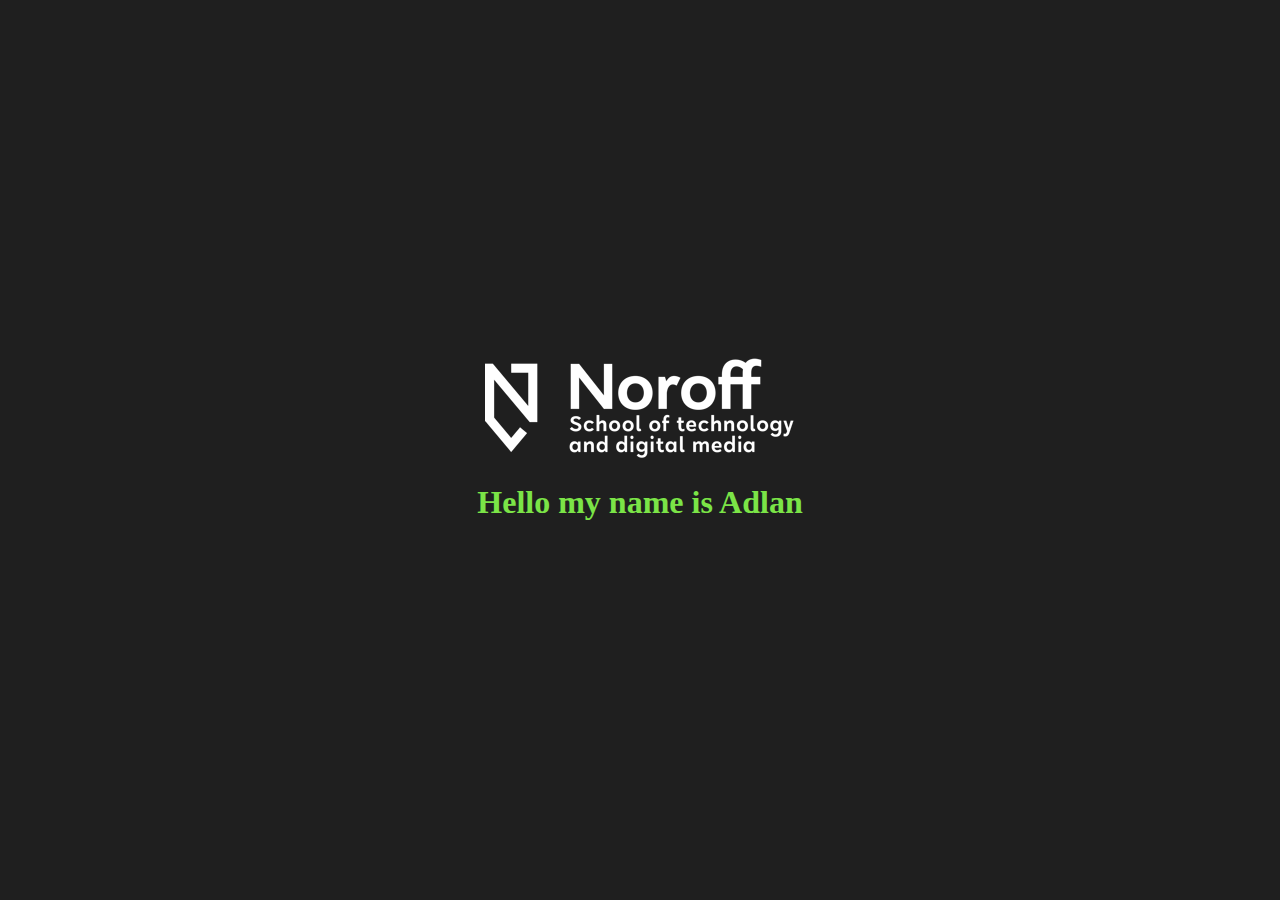
<file: index.html>
<!DOCTYPE html>
<html lang="en">
<head>
  <meta charset="UTF-8">
  <meta name="viewport" content="width=device-width, initial-scale=1.0">
  <title>Example Title, replace me!</title>
  <link rel="stylesheet" href="src/css/styles.css">
</head>
<body class="centered">
  <div>
    <img src="/assets/images/noroff-logo.png" alt="Noroff Logo">
    <h1>Hello my name is Adlan</h1>
  </div>
</body>
</html>
</file>
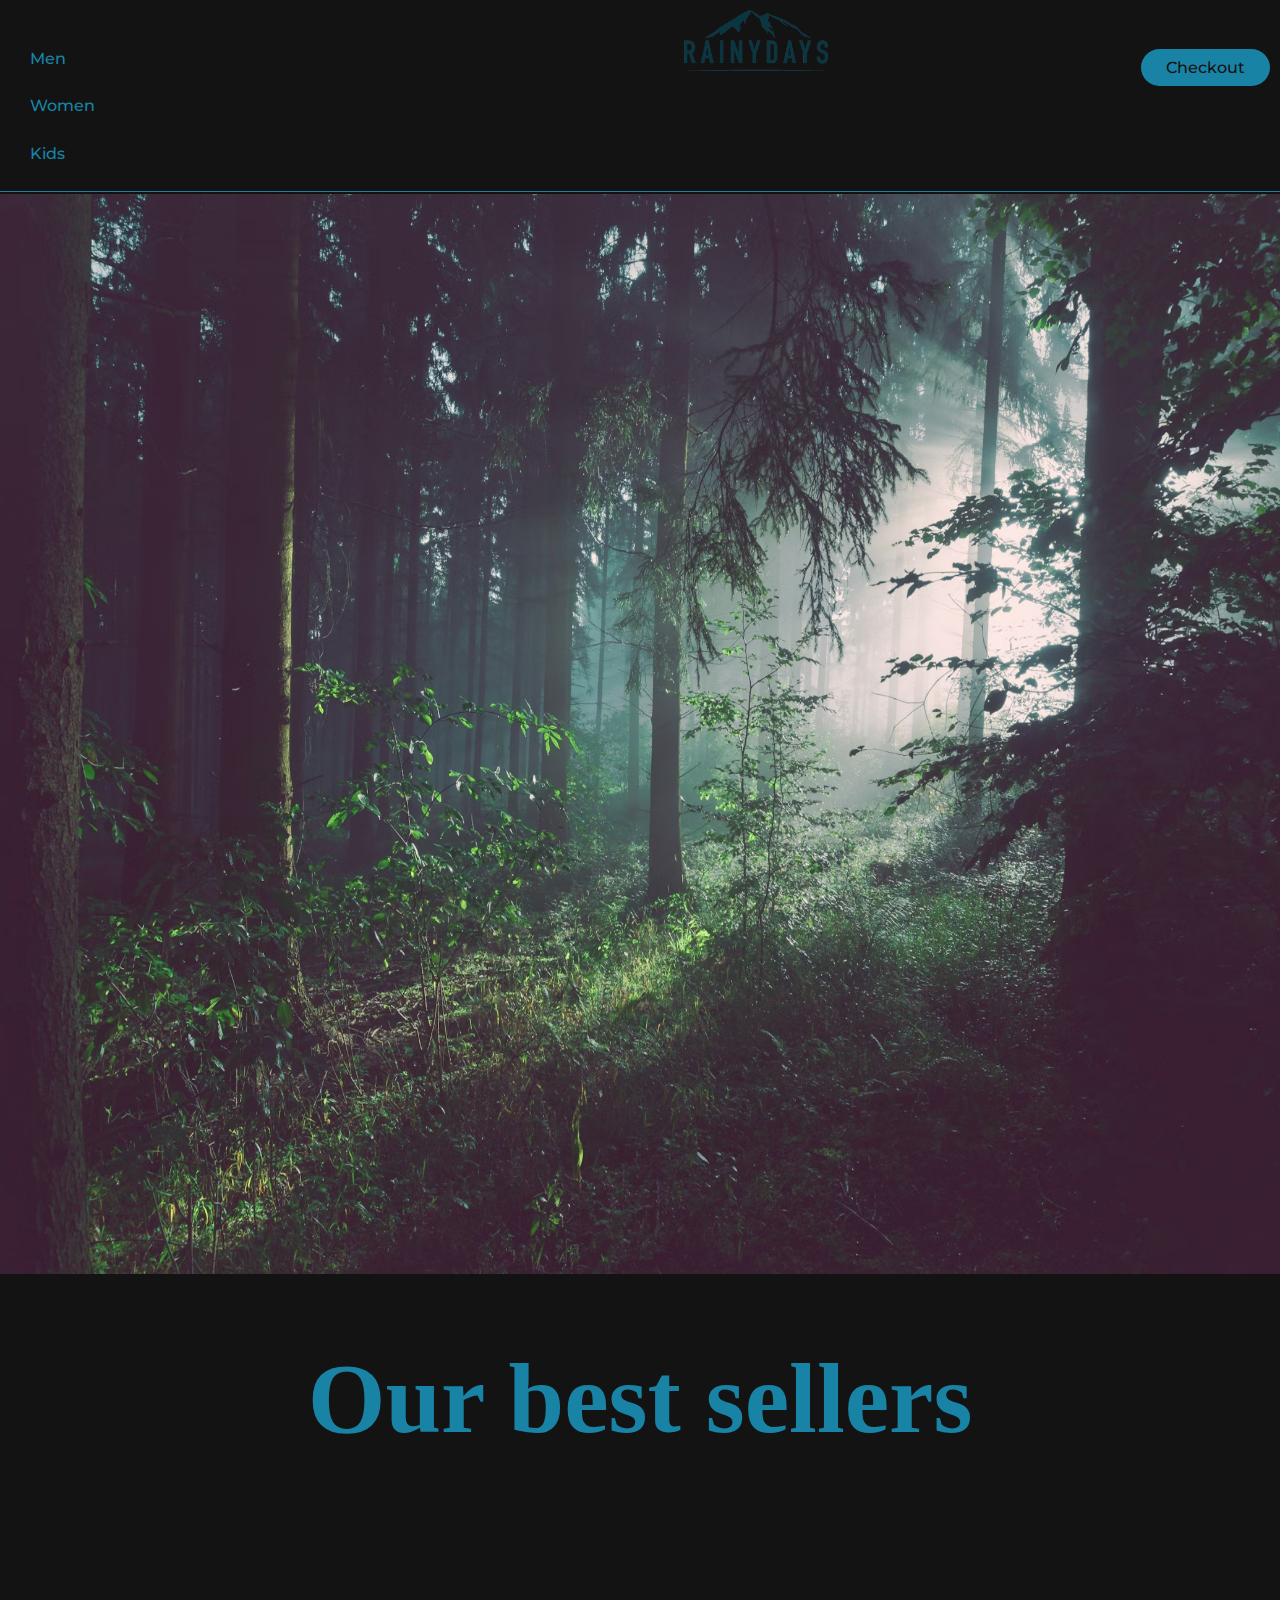
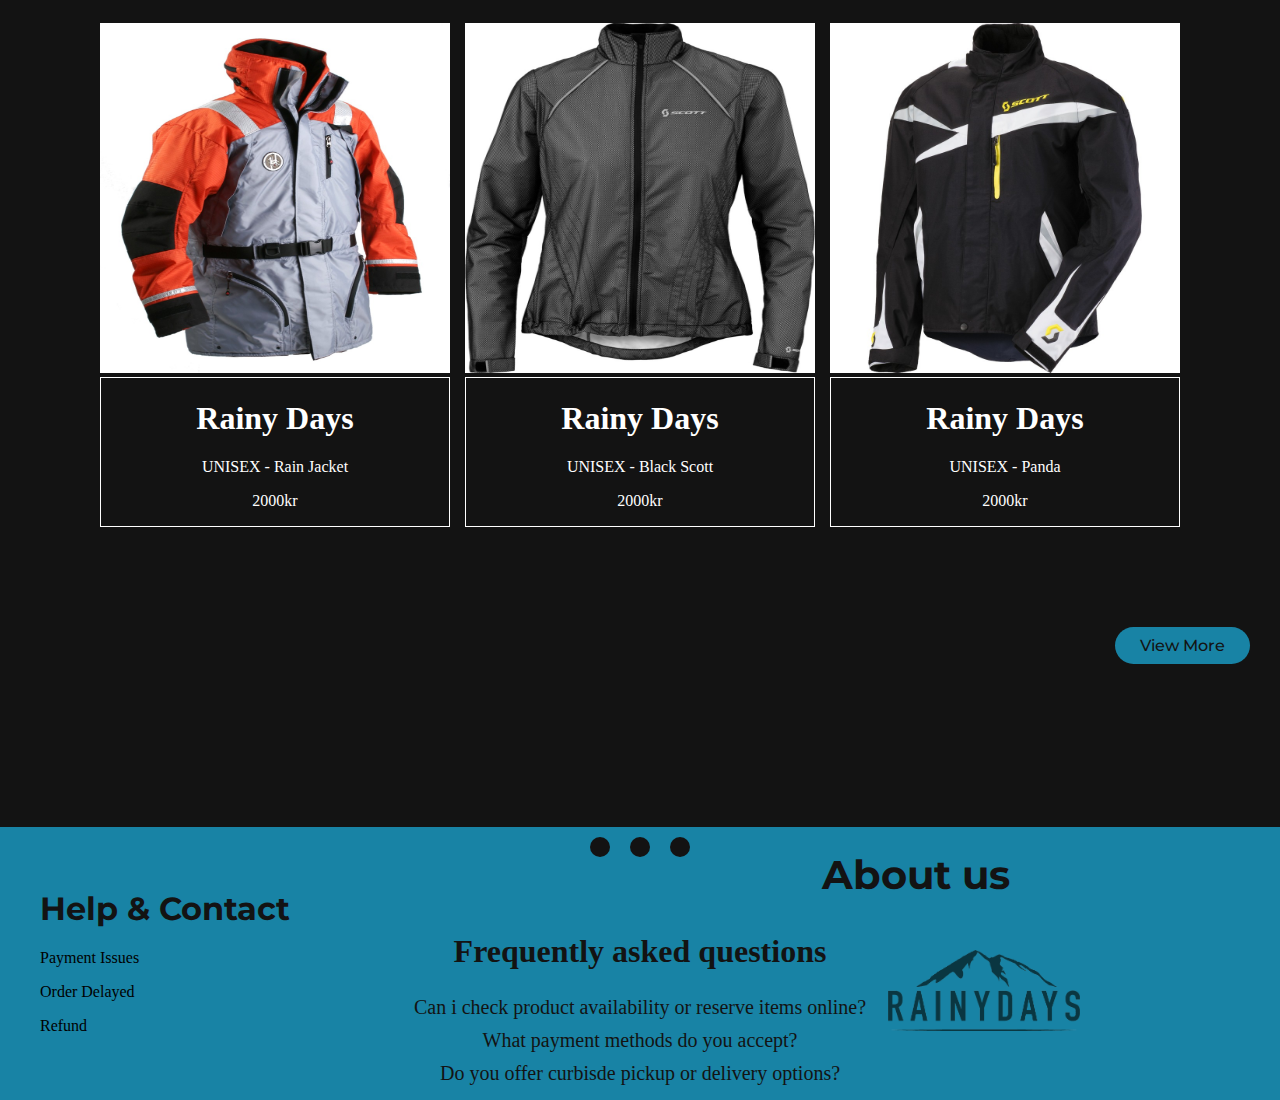
<file: FINISHED PRODUCT/index.html>
<!DOCTYPE html>
<html lang="en">
  <head>
    <meta charset="UTF-8" />
    <meta name="description" content="Home page of Rainy Days">
    <meta name="viewport" content="width=device-width, initial-scale=1.0" />
    <link rel="stylesheet" href="tilt.css">
    <link rel="web icon" href="rain days upper half.png">
    <title>Home Page</title>
    <link rel="stylesheet" href="https://cdnjs.cloudflare.com/ajax/libs/font-awesome/6.5.2/css/all.min.css"
     integrity="sha512-SnH5WK+bZxgPHs44uWIX+LLJAJ9/2PkPKZ5QiAj6Ta86w+fsb2TkcmfRyVX3pBnMFcV7oQPJkl9QevSCWr3W6A=="
      crossorigin="anonymous" referrerpolicy="no-referrer" />
  </head>


  <body>
    
    <header>
      
      
      <input type="checkbox" id="menu-checkbox" />
      <label for="menu-checkbox" class="hamburger-icon"><i class="fa-solid fa-bars"></i></label>
      


      <nav class="genders">

        <a href="index2.html">Men</a>
        <a href="index2.html">Women</a>
        <a href="index2.html">Kids</a>
      </nav>

      <a href="index.html">
      <img class="logo" src="rain days upper half.png" alt="top logo">
    </a>
      <a class="cta" href="index5.html"><button>Checkout</button></a>

    </header>
    
   <hr>

   <img class="forest" src="forest picture.avif" alt="forest">
   <h1 class="best-seller">Our best sellers</h1>

   <section class="gallery-container">

   <div class="gallery">
      <a  href="index3.html">
        <img class="rain-jacket" src="RainyDays_Jacket1.jpg" alt="rain jacket">
      </a>
      <div class="Description">
        <h1>Rainy Days</h1>
        <p>UNISEX - Rain Jacket</p>
        <p>2000kr</p>
      </div>
  </div>

  <div class="gallery">
    <a  href="index3.html">
      <img class="rain-jacket" src="RainyDays_Jacket2.jpg" alt="black scott jacket">
    </a>
    <div class="Description">
      <h1>Rainy Days</h1>
        <p>UNISEX - Black Scott</p>
        <p>2000kr</p>
    </div>
</div>

<div class="gallery">
  <a  href="index3.html">
    <img class="rain-jacket" src="RainyDays_Jacket4.jpg" alt="panda jacket">
  </a>
  <div class="Description">
    <h1>Rainy Days</h1>
        <p>UNISEX - Panda</p>
        <p>2000kr</p>
  </div>
</div>

</section>


<a class="cta" href="index2.html"><button2>View More</button2></a>
<footer>

    <div class="footerContainer">

      <div class="socialIcons">
        <a href=""><i class="fa-brands fa-facebook"></i></a>
        <a href=""><i class="fa-brands fa-instagram"></i></a>
        <a href=""><i class="fa-brands fa-twitter"></i></a>
      </div>

      <div class="footerNav">
        <ul>
          <a href="index7.html"><h1>Help & Contact</h1></a>
          <p>Payment Issues</p>
          <p>Order Delayed</p>
          <p>Refund</p>
        </ul>

        

       
      </div>

      <div class="questions">

        <h1>Frequently asked questions</h1>
        <li>Can i check product availability or reserve items online?</li>
        <li>What payment methods do you accept?</li>
        <li>Do you offer curbisde pickup or delivery options?</li>
    </div>

    <div class="About">
      <a href="index4.html"><h2>About us</h2> </a>
      <img class="logo2" src="rain days upper half.png" alt="bottom logo">
    </div>
     

    </div>

</footer>





  
  </body>



</html>
</file>
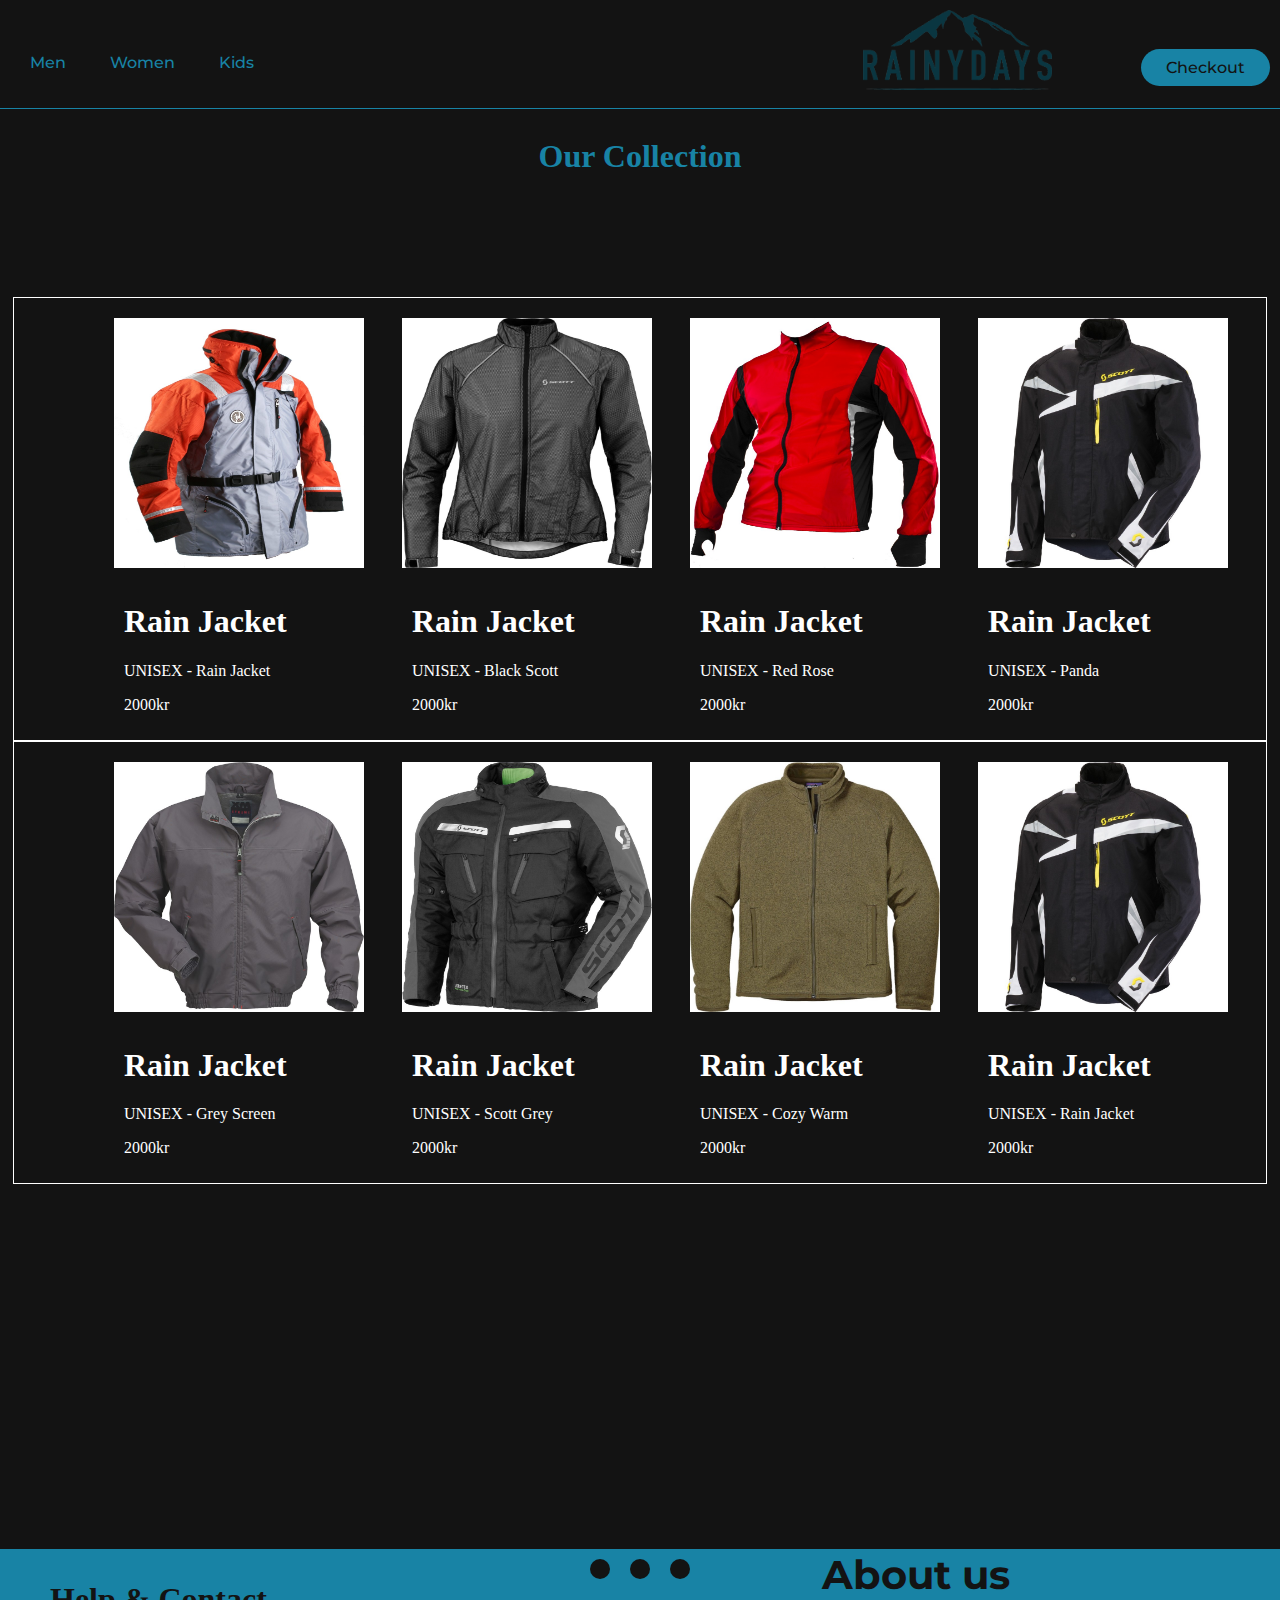
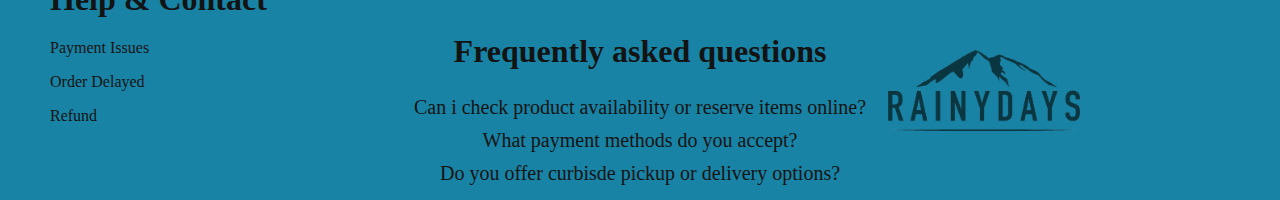
<file: FINISHED PRODUCT/index2.html>
<!DOCTYPE html>
<html lang="en">
  <head>
    <meta charset="UTF-8" />
    <meta name="viewport" content="width=device-width, initial-scale=1.0" />
    <link rel="stylesheet" href="tilt2.css">
    <link rel="web icon" href="rain days upper half.png">
    <title>Store Collection</title>
    <link rel="stylesheet" href="https://cdnjs.cloudflare.com/ajax/libs/font-awesome/6.5.2/css/all.min.css"
     integrity="sha512-SnH5WK+bZxgPHs44uWIX+LLJAJ9/2PkPKZ5QiAj6Ta86w+fsb2TkcmfRyVX3pBnMFcV7oQPJkl9QevSCWr3W6A=="
      crossorigin="anonymous" referrerpolicy="no-referrer" />
  </head>


  <body>
    
    <header>
      
      
      <input type="checkbox" id="menu-checkbox" />
      <label for="menu-checkbox" class="hamburger-icon"><i class="fa-solid fa-bars"></i></label>
      


      <nav class="genders">
        <a href="index.html">Men</a>
        <a href="index.html">Women</a>
        <a href="index.html">Kids</a>
      </nav>

    
      <img class="logo" src="rain days upper half.png" alt="logo">

      <a class="cta" href="index5.html"><button>Checkout</button></a>

    </header>


   <hr>

   <h1 class="collection">Our Collection</h1>

   <section class="gallery-container">

   <div class="gallery">
      <a  href="index3.html">
             <img src="RainyDays_Jacket1.jpg" alt="rain-jacket" width="200">
      </a>
      <div class="description">
        <h1>Rain Jacket</h1>
        <p>UNISEX - Rain Jacket</p>
        <p>2000kr</p>
      </div>
  </div>

   <div class="gallery">
    <a  href="index3.html">
           <img src="RainyDays_Jacket2.jpg" alt="black-scott" width="200">
    </a>
    <div class="description">
      <h1>Rain Jacket</h1>
      <p>UNISEX - Black Scott</p>
      <p>2000kr</p>
    </div>

 </div>

 <div class="gallery">
  <a  href="index3.html">
         <img src="RainyDays_Jacket3.jpg" alt="red-rose" width="200">
  </a>
  <div class="description">
        <h1>Rain Jacket</h1>
        <p>UNISEX - Red Rose</p>
        <p>2000kr</p>
      </div>

</div>

 <div class="gallery">
  <a  href="index3.html">
         <img src="RainyDays_Jacket4.jpg" alt="red-rose" width="200">
  </a>
  <div class="description">
        <h1>Rain Jacket</h1>
        <p>UNISEX - Panda</p>
        <p>2000kr</p>
      </div>
 </div>

  
</div>

</section>

<section class="gallery-container2">
  <div class="gallery">
    <a  href="index3.html">
           <img src="RainyDays_Jacket5.jpg" alt="rain-jacket" width="200">
    </a>
    <div class="description">
      <h1>Rain Jacket</h1>
      <p>UNISEX - Grey Screen</p>
      <p>2000kr</p>
    </div>

</div>

 <div class="gallery">
  <a  href="index3.html">
         <img src="RainyDays_Jacket6.jpg" alt="black-scott" width="200">
  </a>
  <div class="description">
        <h1>Rain Jacket</h1>
        <p>UNISEX - Scott Grey</p>
        <p>2000kr</p>
      </div>

</div>

<div class="gallery">
<a  href="index3.html">
       <img src="RainyDays_Jacket7.jpg" alt="red-rose" width="200">
</a>
<div class="description">
        <h1>Rain Jacket</h1>
        <p>UNISEX - Cozy Warm</p>
        <p>2000kr</p>
      </div>

</div>

<div class="gallery">
<a  href="index3.html">
       <img src="RainyDays_Jacket4.jpg" alt="red-rose" width="200">
      </a>
      <div class="description">
        <h1>Rain Jacket</h1>
        <p>UNISEX - Rain Jacket</p>
        <p>2000kr</p>
      </div>

      </div>

</section>


<footer>

    <div class="footerContainer">

      <div class="socialIcons">
        <a href=""><i class="fa-brands fa-facebook"></i></a>
        <a href=""><i class="fa-brands fa-instagram"></i></a>
        <a href=""><i class="fa-brands fa-twitter"></i></a>
      </div>

      <div class="footerNav">
        <ul>
          <h1>Help & Contact</h1>
          <p>Payment Issues</p>
          <p>Order Delayed</p>
          <p>Refund</p>
        </ul>

        

       
      </div>

      <div class="questions">

        <h1>Frequently asked questions</h1>
        <li>Can i check product availability or reserve items online?</li>
        <li>What payment methods do you accept?</li>
        <li>Do you offer curbisde pickup or delivery options?</li>
    </div>

    <div class="About">
      <a href="index4.html"><h2>About us</h2> </a>
      <img class="logo2" src="rain days upper half.png" alt="logo2">
    </div>
     

    </div>

</footer>




  
  </body>



</html>
</file>
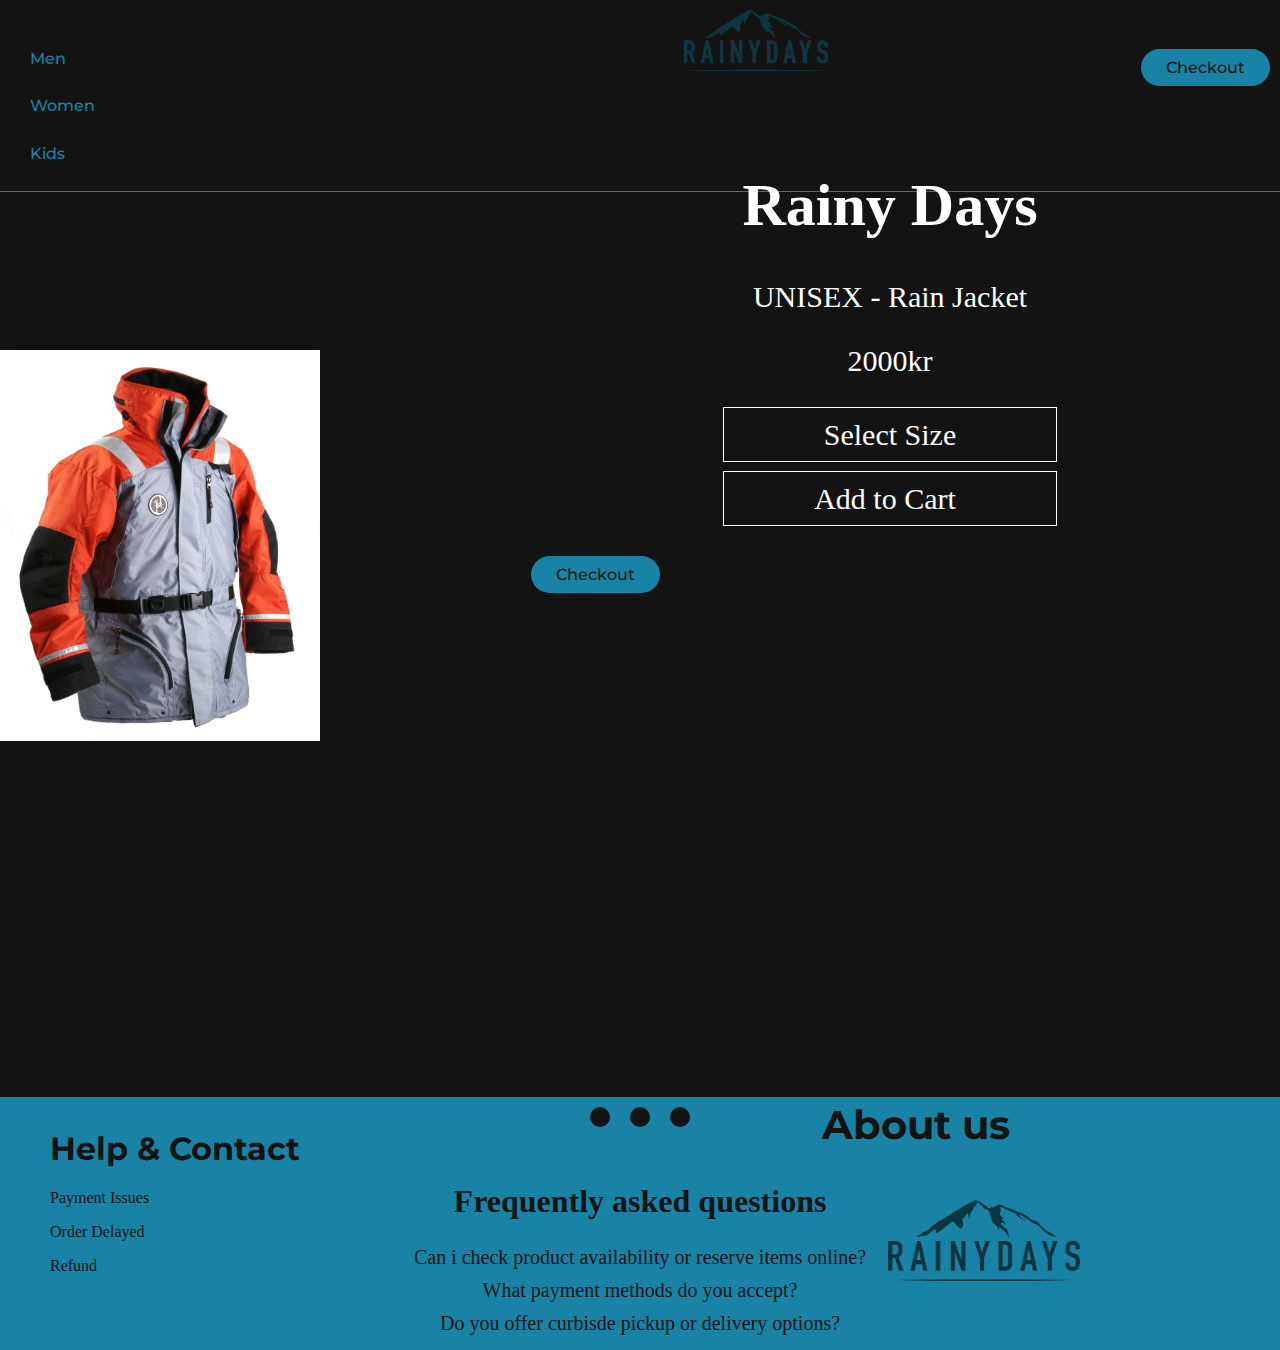
<file: FINISHED PRODUCT/index3.html>
<!DOCTYPE html>
<html lang="en">
  <head>
    <meta charset="UTF-8" />
    <meta name="description" content="Chosen product customization">
    <meta name="viewport" content="width=device-width, initial-scale=1.0" />
    <link rel="stylesheet" href="tilt3.css">
    <link rel="web icon" href="rain days upper half.png">
    <title>Checkout</title>
    <link rel="stylesheet" href="https://cdnjs.cloudflare.com/ajax/libs/font-awesome/6.5.2/css/all.min.css"
     integrity="sha512-SnH5WK+bZxgPHs44uWIX+LLJAJ9/2PkPKZ5QiAj6Ta86w+fsb2TkcmfRyVX3pBnMFcV7oQPJkl9QevSCWr3W6A=="
      crossorigin="anonymous" referrerpolicy="no-referrer" />
  </head>


  <body>

    <header>


      <input type="checkbox" id="menu-checkbox" />
      <label for="menu-checkbox" class="hamburger-icon"><i class="fa-solid fa-bars"></i></label>



      <nav class="genders">
        <a href="index.html">Men</a>
        <a href="index.html">Women</a>
        <a href="index.html">Kids</a>
      </nav>


      <a href="index.html">
        <img class="logo" src="rain days upper half.png" alt="top logo">
      </a>

      <a class="cta" href="index5.html"><button>Checkout</button></a>

    </header>

   <hr>
   
   <section>

    <div class="gallery">
      <a  href="#">
        <img class="rain-jacket" src="RainyDays_Jacket1.jpg" alt="rain-jacket">
      </a>
      <div class="Description">
        <h1>Rainy Days</h1>
        <p>UNISEX - Rain Jacket</p>
        <p>2000kr</p>
      </div>

      <div class="size">
        <p2>Select Size</p2>
      </div>

      <div class="cart">
        <p3>Add to Cart</p3>
      </div>
  </div>

       
    </div>

    </section>

  <a class="cta" href="index5.html"><button2>Checkout</button2></a>

<footer>

    <div class="footerContainer">

      <div class="socialIcons">
        <a href=""><i class="fa-brands fa-facebook"></i></a>
        <a href=""><i class="fa-brands fa-instagram"></i></a>
        <a href=""><i class="fa-brands fa-twitter"></i></a>
      </div>

      <div class="footerNav">
        <ul>
          <a href="index7.html"><h1>Help & Contact</h1></a>
          <p>Payment Issues</p>
          <p>Order Delayed</p>
          <p>Refund</p>
        </ul>

        

       
      </div>

      <div class="questions">

        <h1>Frequently asked questions</h1>
        <li>Can i check product availability or reserve items online?</li>
        <li>What payment methods do you accept?</li>
        <li>Do you offer curbisde pickup or delivery options?</li>
    </div>

    <div class="About">
      <a href="index4.html"><h2>About us</h2> </a>
      <img class="logo2" src="rain days upper half.png" alt="bottom logo2">
    </div>
     

    </div>

</footer>





  </body>



</html>
</file>
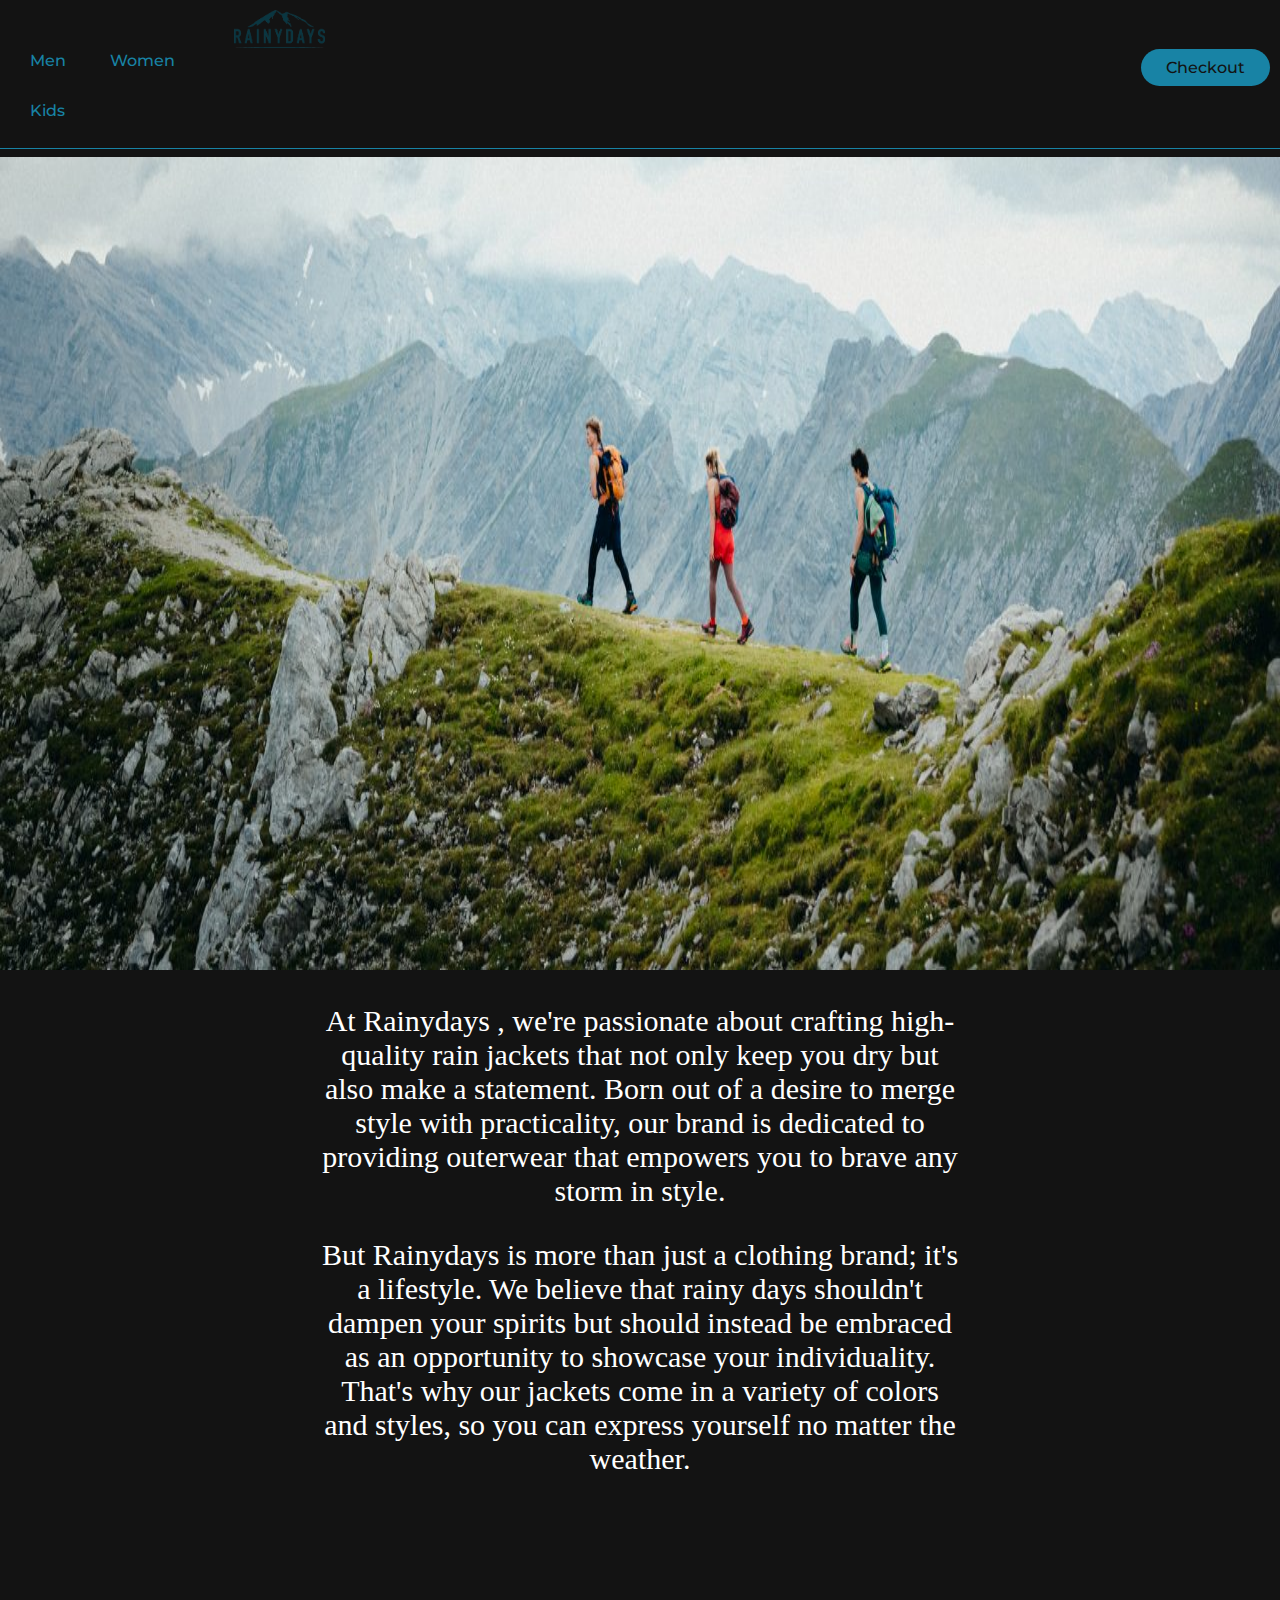
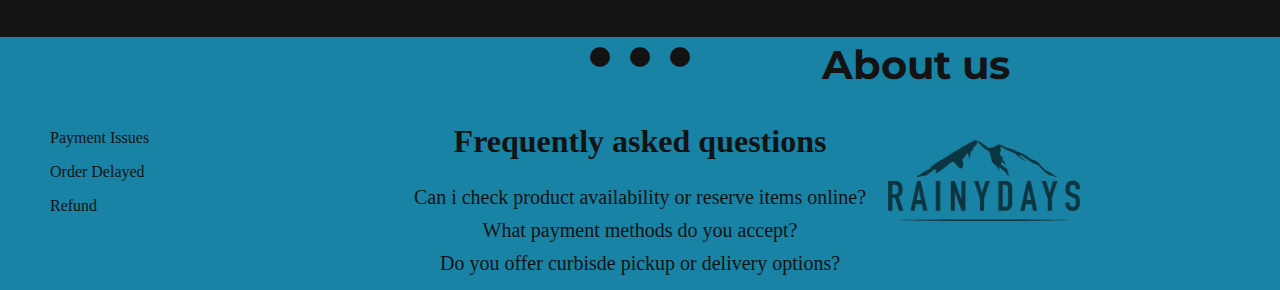
<file: FINISHED PRODUCT/index4.html>
<!DOCTYPE html>
<html lang="en">
  <head>
    <meta charset="UTF-8" />
    <meta name="description" content="What Rainy Days is really about">
    <meta name="viewport" content="width=device-width, initial-scale=1.0" />
    <link rel="stylesheet" href="tilt4.css">
    <link rel="web icon" href="rain days upper half.png">
    <title>About Us</title>
    <link rel="stylesheet" href="https://cdnjs.cloudflare.com/ajax/libs/font-awesome/6.5.2/css/all.min.css"
     integrity="sha512-SnH5WK+bZxgPHs44uWIX+LLJAJ9/2PkPKZ5QiAj6Ta86w+fsb2TkcmfRyVX3pBnMFcV7oQPJkl9QevSCWr3W6A=="
      crossorigin="anonymous" referrerpolicy="no-referrer" />
  </head>


  <body>

    <header>


      <input type="checkbox" id="menu-checkbox" />
      <label for="menu-checkbox" class="hamburger-icon"><i class="fa-solid fa-bars"></i></label>



      <nav class="genders">
        <a href="index.html">Men</a>
        <a href="index.html">Women</a>
        <a href="index.html">Kids</a>
      </nav>


      <a href="index.html">
        <img class="logo" src="rain days upper half.png" alt="top logo">
      </a>

      <a class="cta" href="index5.html"><button>Checkout</button></a>

    </header>

   <hr>

   <div class="wrapper">
    <img class="picture" src="walking-hiking-in-tirol.jpg" alt="walking mountains">
      <div class="information">
        <h2>About us</h2>
        <p>At Rainydays , we're passionate about crafting high-quality rain jackets that not only keep you dry but also make a statement. Born out of a desire to merge style with practicality, our brand is dedicated to providing outerwear that empowers you to brave any storm in style.</p>
        <p>But Rainydays is more than just a clothing brand; it's a lifestyle. We believe that rainy days shouldn't dampen your spirits but should instead be embraced as an opportunity to showcase your individuality. That's why our jackets come in a variety of colors and styles, so you can express yourself no matter the weather.</p>
      </div>
  </div>





<footer>

    <div class="footerContainer">

      <div class="socialIcons">
        <a href=""><i class="fa-brands fa-facebook"></i></a>
        <a href=""><i class="fa-brands fa-instagram"></i></a>
        <a href=""><i class="fa-brands fa-twitter"></i></a>
      </div>

      <div class="footerNav">
        <ul>
          <a href="index7.html"><h1>Help & Contact</h1></a>
          <p>Payment Issues</p>
          <p>Order Delayed</p>
          <p>Refund</p>
        </ul>

        

       
      </div>

      <div class="questions">

        <h1>Frequently asked questions</h1>
        <li>Can i check product availability or reserve items online?</li>
        <li>What payment methods do you accept?</li>
        <li>Do you offer curbisde pickup or delivery options?</li>
    </div>

    <div class="About">
      <a href="index4.html"><h2>About us</h2> </a>
      <img class="logo2" src="rain days upper half.png" alt="bottom logo2">
    </div>
     

    </div>





  </body>



</html>
</file>
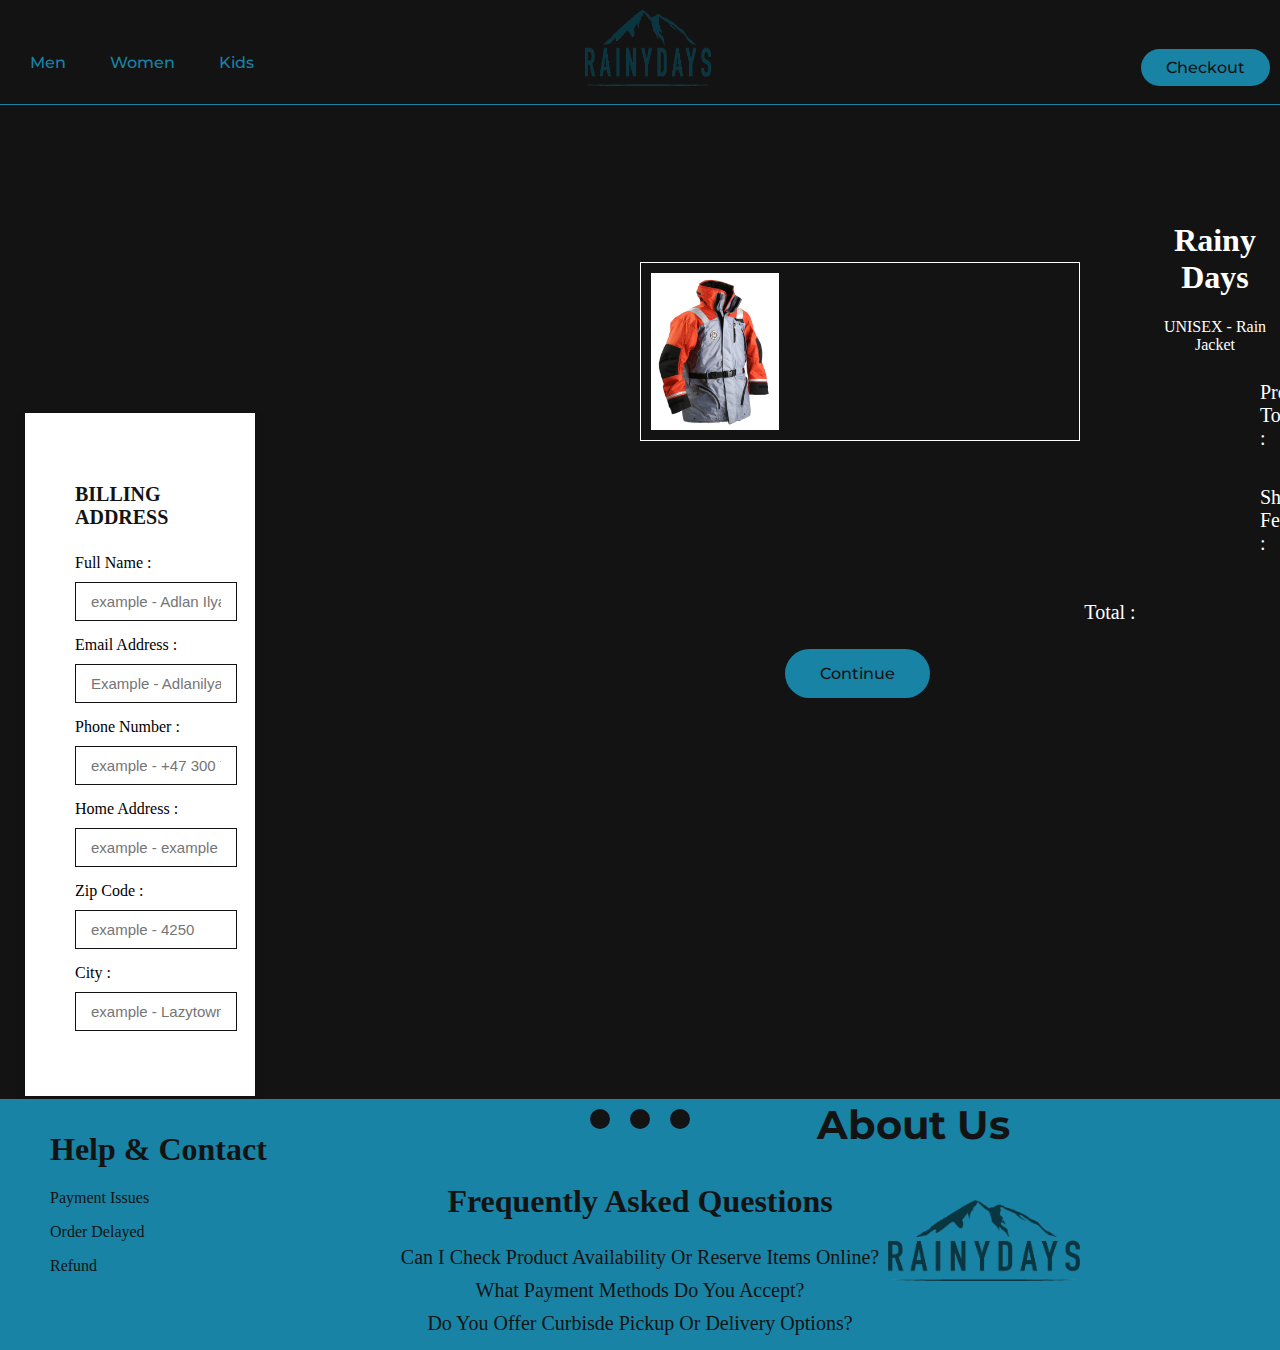
<file: FINISHED PRODUCT/index5.html>
<!DOCTYPE html>
<html lang="en">
  <head>
    <meta charset="UTF-8" />
    <meta name="viewport" content="width=device-width, initial-scale=1.0" />
    <link rel="stylesheet" href="tilt5.css">
    <link rel="web icon" href="rain days upper half.png">
    <title>Billing Information</title>
    <link rel="stylesheet" href="https://cdnjs.cloudflare.com/ajax/libs/font-awesome/6.5.2/css/all.min.css"
     integrity="sha512-SnH5WK+bZxgPHs44uWIX+LLJAJ9/2PkPKZ5QiAj6Ta86w+fsb2TkcmfRyVX3pBnMFcV7oQPJkl9QevSCWr3W6A=="
      crossorigin="anonymous" referrerpolicy="no-referrer" />
  </head>


  <body>

    <header>


      <input type="checkbox" id="menu-checkbox" />
      <label for="menu-checkbox" class="hamburger-icon"><i class="fa-solid fa-bars"></i></label>



      <nav class="genders">
        <a href="index.html">Men</a>
        <a href="index.html">Women</a>
        <a href="index.html">Kids</a>
      </nav>


      <img class="logo" src="rain days upper half.png" alt="logo">
      <a class="cta" href="index5.html"><button>Checkout</button></a>

    </header>

   <hr>
   


   <section>

  <div class="buy">
      
        <img class="rain-jacket" src="RainyDays_Jacket1.jpg" alt="jacket1">
      
      <div class="Description">
        <h1>Rainy Days</h1>
        <p>UNISEX - Rain Jacket</p>
        <div class="hr2">
          <hr>
        </div>
        <p2>Product Total :</p2> <p4>kr 2000,00</p4>
        <p3>Shipping Fee :</p3> <p5>kr 70,00</p5>
        <p6>Total :</p6>   <p7>kr 2070,00</p7>
      </div>

  </div>
    </section>


    <div class="container">
       <form action="">

        <div class="row">
            
             <div class="col">

              <h3 class="title">Billing Address</h3>

           <div class="inputBox">
              <span>Full name :</span>
              <input type="text" placeholder="example - Adlan Ilyasov">
          </div>

          <div class="inputBox">
            <span>Email Address :</span>
            <input type="text" placeholder="Example - Adlanilyasov@example.com">
        </div>

        <div class="inputBox">
          <span>Phone Number :</span>
          <input type="text" placeholder="example - +47 300 77 888">
      </div>

      <div class="inputBox">
        <span>Home Address :</span>
        <input type="text" placeholder="example - example - Myhouse 44">
    </div>

    <div class="inputBox">
      <span>Zip code :</span>
      <input type="text" placeholder="example - 4250 ">
  </div>

  <div class="inputBox">
    <span>City :</span>
    <input type="text" placeholder="example - Lazytown">
</div>

      </div>


      </div>

    </form>
 </div>

 <a class="cta" href="index6.html"><button2>Continue</button2></a>

<footer>

    <div class="footerContainer">

      <div class="socialIcons">
        <a href=""><i class="fa-brands fa-facebook"></i></a>
        <a href=""><i class="fa-brands fa-instagram"></i></a>
        <a href=""><i class="fa-brands fa-twitter"></i></a>
      </div>

      <div class="footerNav">
        <ul>
          <h1>Help & Contact</h1>
          <p>Payment Issues</p>
          <p>Order Delayed</p>
          <p>Refund</p>
        </ul>

        

       
      </div>

      <div class="questions">

        <h1>Frequently asked questions</h1>
        <li>Can i check product availability or reserve items online?</li>
        <li>What payment methods do you accept?</li>
        <li>Do you offer curbisde pickup or delivery options?</li>
    </div>

    <div class="About">
      <a href="index4.html"><h2>About us</h2> </a>
      <img class="logo2" src="rain days upper half.png" alt="logo2">
    </div>
     

    </div>

</footer>





  </body>



</html>
</file>
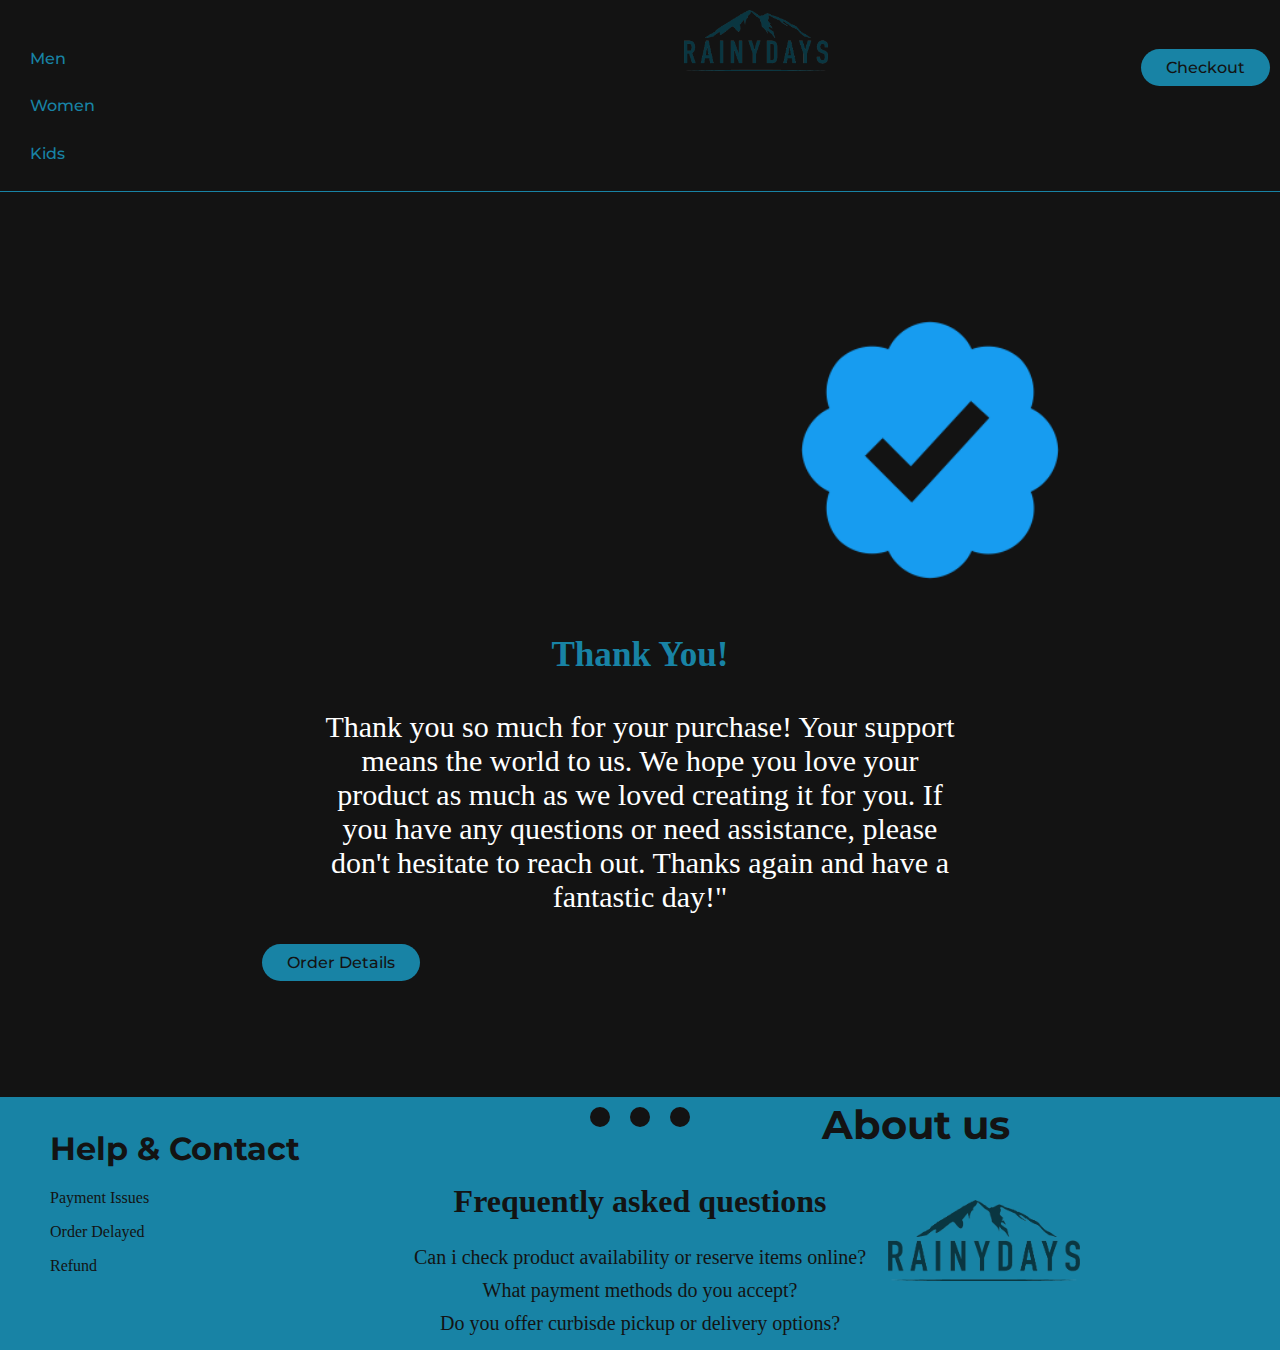
<file: FINISHED PRODUCT/index6.html>
<!DOCTYPE html>
<html lang="en">
  <head>
    <meta charset="UTF-8" />
    <meta name="description" content="A nice message after purchase sucsess">
    <meta name="viewport" content="width=device-width, initial-scale=1.0" />
    <link rel="stylesheet" href="tilt6.css">
    <link rel="web icon" href="rain days upper half.png">
    <title>Purchase Sucsess</title>
    <link rel="stylesheet" href="https://cdnjs.cloudflare.com/ajax/libs/font-awesome/6.5.2/css/all.min.css"
     integrity="sha512-SnH5WK+bZxgPHs44uWIX+LLJAJ9/2PkPKZ5QiAj6Ta86w+fsb2TkcmfRyVX3pBnMFcV7oQPJkl9QevSCWr3W6A=="
      crossorigin="anonymous" referrerpolicy="no-referrer" />
  </head>


  <body>

    <header>


      <input type="checkbox" id="menu-checkbox" />
      <label for="menu-checkbox" class="hamburger-icon"><i class="fa-solid fa-bars"></i></label>



      <nav class="genders">
        <a href="index.html">Men</a>
        <a href="index.html">Women</a>
        <a href="index.html">Kids</a>
      </nav>


      <a href="index.html">
        <img class="logo" src="rain days upper half.png" alt="top logo">
      </a>

      <a class="cta" href="index5.html"><button>Checkout</button></a>

    </header>

   <hr>

   
    <img class="checkmark" src="Twitter_Verified_Badge.svg.png" alt="checkmark">
  

  <div class="information">
    <h3>Thank You!</h3>
    <p1>Thank you so much for your purchase! Your support means the world to us. We hope you love your product as much as we loved creating it for you. If you have any questions or need assistance, please don't hesitate to reach out. Thanks again and have a fantastic day!"</p1>
  </div>

  <a class="cta" href="#"><button2>Order Details</button2></a>


<footer>

    <div class="footerContainer">

      <div class="socialIcons">
        <a href=""><i class="fa-brands fa-facebook"></i></a>
        <a href=""><i class="fa-brands fa-instagram"></i></a>
        <a href=""><i class="fa-brands fa-twitter"></i></a>
      </div>

      <div class="footerNav">
        <ul>
          <a href="index7.html"><h1>Help & Contact</h1></a>
          <p>Payment Issues</p>
          <p>Order Delayed</p>
          <p>Refund</p>
        </ul>

        

       
      </div>

      <div class="questions">

        <h1>Frequently asked questions</h1>
        <li>Can i check product availability or reserve items online?</li>
        <li>What payment methods do you accept?</li>
        <li>Do you offer curbisde pickup or delivery options?</li>
    </div>

    <div class="About">
      <a href="index4.html"><h2>About us</h2> </a>
      <img class="logo2" src="rain days upper half.png" alt="bottom logo2">
    </div>
     

    </div>

</footer>





  </body>



</html>
</file>
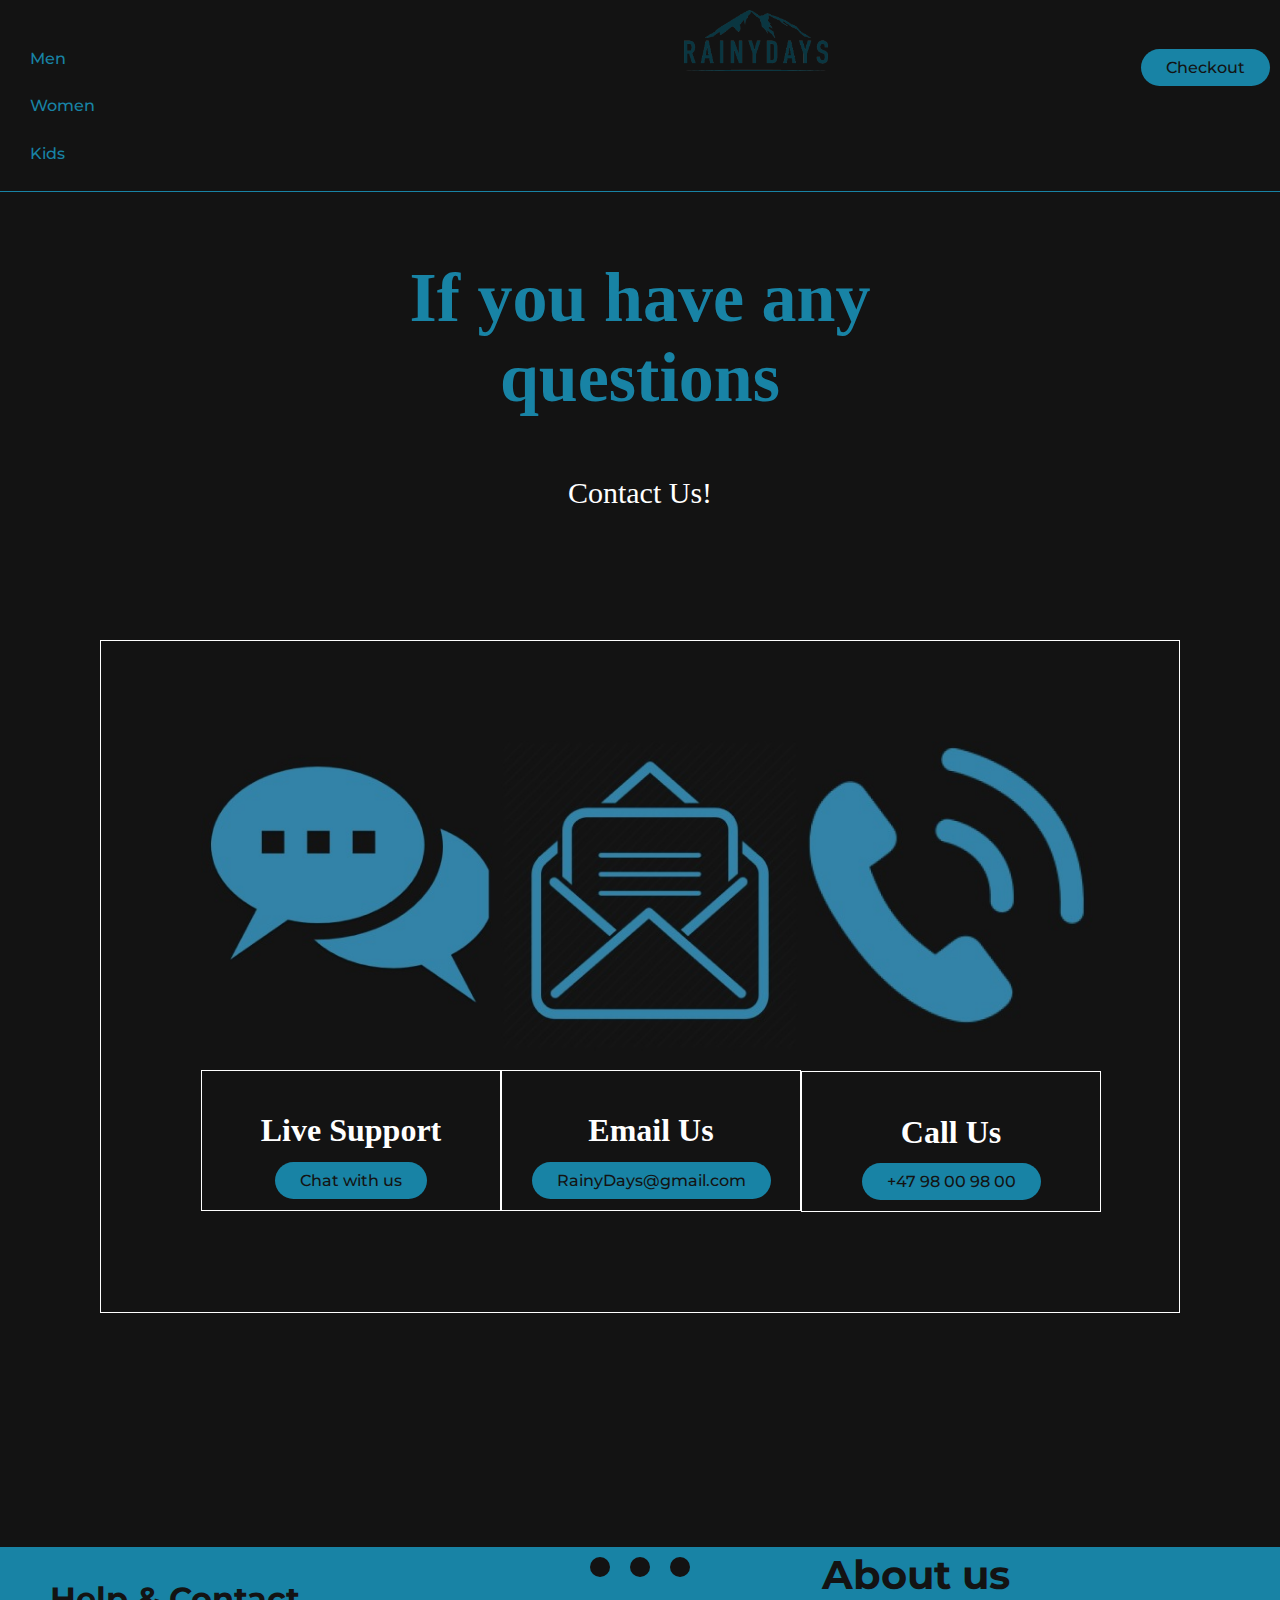
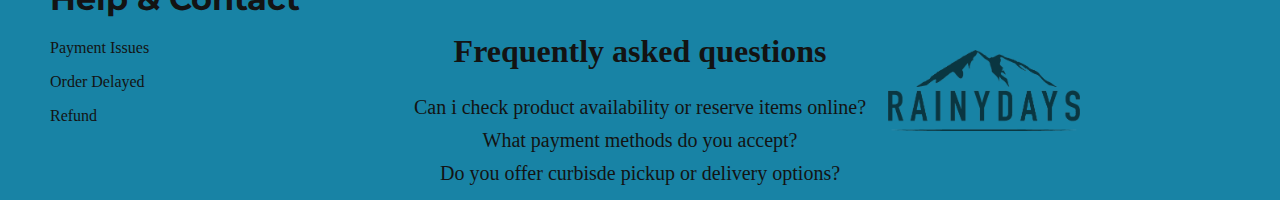
<file: FINISHED PRODUCT/index7.html>
<!DOCTYPE html>
<html lang="en">
  <head>
    <meta charset="UTF-8" />
    <meta name="description" content="Different ways of contacting Rainy Days">
    <meta name="viewport" content="width=device-width, initial-scale=1.0" />
    <link rel="stylesheet" href="tilt7.css">
    <link rel="web icon" href="rain days upper half.png">
    <title>Contact Us</title>
    <link rel="stylesheet" href="https://cdnjs.cloudflare.com/ajax/libs/font-awesome/6.5.2/css/all.min.css"
     integrity="sha512-SnH5WK+bZxgPHs44uWIX+LLJAJ9/2PkPKZ5QiAj6Ta86w+fsb2TkcmfRyVX3pBnMFcV7oQPJkl9QevSCWr3W6A=="
      crossorigin="anonymous" referrerpolicy="no-referrer" />
  </head>


  <body>

    <header>


      <input type="checkbox" id="menu-checkbox" />
      <label for="menu-checkbox" class="hamburger-icon"><i class="fa-solid fa-bars"></i></label>



      <nav class="genders">
        <a href="index.html">Men</a>
        <a href="index.html">Women</a>
        <a href="index.html">Kids</a>
      </nav>


      <a href="index.html">
        <img class="logo" src="rain days upper half.png" alt="top logo">
      </a>

      <a class="cta" href="index5.html"><button>Checkout</button></a>

    </header>

   <hr>
   
   <div class="contact">
    <h2>If you have any questions</h2>
    <p>Contact Us!</p>
   </div>

   <section class="gallery-container">

    <div class="gallery">
       
         <img class="chat" src="chat.jpg" alt="live support">
       
       <div class="Description">
         <h1>Live Support</h1>
         <a class="cta" href="#"><button2>Chat with us</button2></a>
        
       </div>
   </div>
 
   <div class="gallery">
     
       <img class="email" src="email.jpg" alt="email us">
     
     <div class="Description">
       <h1>Email Us</h1>
       <a class="cta" href="#"><button2>RainyDays@gmail.com</button2></a>
     </div>
 </div>
 
 <div class="gallery">
   
     <img class="call" src="call.jpg" alt="call us">

   <div class="Description">
     <h1>Call Us</h1>
     <a class="cta" href="#"><button2>+47 98 00 98 00</button2></a>
   </div>
 </div>
 
 </section>


<footer>

    <div class="footerContainer">

      <div class="socialIcons">
        <a href=""><i class="fa-brands fa-facebook"></i></a>
        <a href=""><i class="fa-brands fa-instagram"></i></a>
        <a href=""><i class="fa-brands fa-twitter"></i></a>
      </div>

      <div class="footerNav">
        <ul>
          <a href="index7.html"><h1>Help & Contact</h1></a>
          <p>Payment Issues</p>
          <p>Order Delayed</p>
          <p>Refund</p>
        </ul>

        

       
      </div>

      <div class="questions">

        <h1>Frequently asked questions</h1>
        <li>Can i check product availability or reserve items online?</li>
        <li>What payment methods do you accept?</li>
        <li>Do you offer curbisde pickup or delivery options?</li>
    </div>

    <div class="About">
      <a href="index4.html"><h3>About us</h3> </a>
      <img class="logo2" src="rain days upper half.png" alt="logo2">
    </div>
     

    </div>

</footer>





  </body>



</html>
</file>
<file: FINISHED PRODUCT/tilt.css>
@import url('https://fonts.googleapis.com/css2?family=Montserrat:ital,wght@0,100..900;1,100..900&display=swap');


body {
    
    background: #131313;
    height: 300vh;
    display: flex;
    flex-direction: column;
    overflow-x: hidden;
    margin: 0;
}




a, button {
    font-family: "Montserrat", sans-serif;
    font-weight: 500;
    font-size: 16px;
    color: #1883A5;
    text-decoration: none;
    transition: all 0.3s ease 0s;

}



.genders :hover {
   color:white
}




hr{
        height: 1px;
        background-color: #1883A5;
        border: none;
        width: 100% 
       
}

button {
    padding: 9px 25px;
    background-color: #1883A5;
    border: none;
    border-radius: 50px;
    color: #131313;
    margin-top: 30%;
    cursor: pointer;

}

button2 {
    padding: 9px 25px;
    background-color: #1883A5;
    border: none;
    border-radius: 50px;
    color: #131313;
    cursor: pointer;
    float: right;
    margin-right: 30px;

}



.logo {
    align-self: center;
    width: 15%;
    cursor: pointer;
    margin-left: 500px;
}


nav,
#menu-checkbox {
    display: none;
}

#menu-checkbox:checked ~ nav {
    display: block;
}

header {
    display: flex;
    justify-content: space-between;
    position: relative;
    background: #131313;
    color: #fff;
    padding: 10px;
}


nav {
    position: absolute;
    background: #131313;
    margin-top: 20px;
}

nav a {
    display: block;
    padding: 10px 20px;
   
}

.forest {
    width: 100%;
    height: 40%;
    margin-top: -6px;
    
}

.best-seller {
    text-align: center;
    color: #1883A5;
    font-size: 100px;
}

.Description {
    color: white;
    border: 1px solid white;
    text-align: center;
}




.gallery-container {
    display: flex;
    justify-content: center;
    padding: 100px;
    justify-content: space-between;
     
}

.gallery {
    display: inline-block;
    flex-direction: column;
    
    max-height: 100%;
}

.gallery-container img{
    width:  350px;
    height: 350px;
}

.rain-jacket {
    width: 300px;
}



@media (min-width: 600px){
    nav {
        display: block;
        position: static;
    }
    .hamburger-icon {
        display: none;
    }

    nav a {
        display: inline-block;
        margin-top: 5%;
    }
}

footer {
    background-color: #1883A5;
    margin-top: auto;
}

.footerNav {
    list-style: none;
    
}

.footerNav h1{
    color: #131313;
}

.footerContainer {
    width: 100%;
}

.socialIcons {
    display: flex;
    justify-content: center;
   
}

.socialIcons a {
    text-decoration: none;
    padding: 10px;
    background-color: #131313;
    margin: 10px;
    border-radius: 50%;

}

.socialIcons i{
    font-size: 2em;
    color: #1883A5;
    opacity: 0.9;
   
}

.questions {
    text-align: center;
    text-decoration: none;
    list-style: none;
    color: #131313;
    margin-top: -150px;
    padding: 10px;
    
}

li {
    font-size: 20px;
    padding: 5px;
}

h2 {
    float: right;
    margin-right: 270px;
    margin-top: -250px;
    font-size: 40px;
    
}

.logo2 {
    width: 15%;
    float: right;
    margin-top: -150px;
    margin-right: 200px;
}

.About {
    cursor: pointer;
}

.About a{
    color: #131313;
}



@media (min-width:600px){
    .footerNav{
        flex-direction: column;
    }
    .footerNav ul li{
        width: 100%;
        
        
    }
}
</file>
<file: FINISHED PRODUCT/tilt2.css>
@import url('https://fonts.googleapis.com/css2?family=Montserrat:ital,wght@0,100..900;1,100..900&display=swap');
body {
    background: #131313;
    height: 200vh;
    display: flex;
    flex-direction: column;
    min-height: 100vh;
    overflow-x: hidden;
    margin: 0;
}


a, button {
    font-family: "Montserrat", sans-serif;
    font-weight: 500;
    font-size: 16px;
    color: #1883A5;
    text-decoration: none;
    transition: all 0.3s ease 0s;

}

.genders :hover {
   color:white
}




hr{
        height: 1px;
        background-color: #1883A5;
        border: none;
        width: 100% 
       
}

button {
    padding: 9px 25px;
    background-color: #1883A5;
    border: none;
    border-radius: 50px;
    color: #131313;
    margin-top: 30%;
    cursor: pointer;

}



.logo {
    align-self: center;
    width: 15%;
    cursor: pointer;
    margin-left: 500px;
}


nav,
#menu-checkbox {
    display: none;
}

#menu-checkbox:checked ~ nav {
    display: block;
}

header {
    display: flex;
    justify-content: space-between;
    position: relative;
    background: #131313;
    color: #fff;
    padding: 10px;
}


nav {
    position: absolute;
    background: #131313;
    margin-top: 20px;
}

nav a {
    display: block;
    padding: 10px 20px;
   
}

.collection {
    color: #1883A5;
    text-align: center;
    

}

.gallery-container {
    display: flex;
    justify-content: right;
    justify-content: space-between;
    margin-top: 100px;
    margin-left: auto;
    margin-right: auto;
    border: 1px solid white;
    padding-left: 100px;
    padding-top: 20px;
    width: 90%;
    
    
    
}
.gallery-container2 {
    display: flex;
    justify-content: right;
    justify-content: space-between;
    margin-left: auto;
    margin-right: auto;
    border: 1px solid white;
    padding-left: 100px;
    width: 90%;
    padding-top: 20px;

}
.gallery-container img{
    width:  250px;
    height: 250px;
         
}

.gallery-container2 img {
    width:  250px;
    height: 250px;
}


.gallery {
    width: 100%;
    height: auto;
    display: flex;
    flex-direction: column;
    
}

.gallery img{
    width: 250px;
}

.description {
    color: white;
    padding: 10px;
    
}









@media (min-width: 600px){
    nav {
        display: block;
        position: static;
    }
    .hamburger-icon {
        display: none;
    }

    nav a {
        display: inline-block;
        margin-top: 5%;
    }
}

footer {
    background-color: #1883A5;
    margin-top: auto;
}

.footerNav {
    
    text-decoration: none;
    list-style: none;
    padding: 10px;
    color: #131313;
    margin-top: -40px;
    
}

.footerNav h1{
    color: #131313;
}

.footerContainer {
    width: 100%;
}

.socialIcons {
    display: flex;
    justify-content: center;
    
   
}

.socialIcons a {
    text-decoration: none;
    padding: 10px;
    background-color: #131313;
    margin: 10px;
    border-radius: 50%;

}

.socialIcons i{
    font-size: 2em;
    color: #1883A5;
    opacity: 0.9;
   
}

.questions {
    text-align: center;
    text-decoration: none;
    list-style: none;
    color: #131313;
    margin-top: -150px;
    padding: 10px;
    
}

li {
    font-size: 20px;
    padding: 5px;
}

h2 {
    float: right;
    margin-right: 270px;
    margin-top: -250px;
    font-size: 40px;
    
}

.logo2 {
    width: 15%;
    float: right;
    margin-top: -150px;
    margin-right: 200px;
}

.About {
    cursor: pointer;
}

.About a {
    color: #131313;
}

@media (min-width:600px){
    .footerNav{
        flex-direction: column;
    }
    .footerNav ul li{
        width: 100%;
        
        
    }
}
</file>
<file: FINISHED PRODUCT/tilt3.css>
@import url('https://fonts.googleapis.com/css2?family=Montserrat:ital,wght@0,100..900;1,100..900&display=swap');

a, button {
    font-family: "Montserrat", sans-serif;
    font-weight: 500;
    font-size: 16px;
    color: #1883A5;
    text-decoration: none;
    transition: all 0.3s ease 0s;

}

body {
    background: #131313;
    height: 150vh;
    display: flex;
    flex-direction: column;
    min-height: 100vh;
    overflow-x: hidden;
    margin: 0;
    
    
}

.genders :hover {
   color:white
}



hr{
        height: 1px;
        background-color: #1883A5;
        border: none;
        width: 100% 

}

button {
    padding: 9px 25px;
    background-color: #1883A5;
    border: none;
    border-radius: 50px;
    color: #131313;
    margin-top: 30%;
    cursor: pointer;

}

button2 {
    padding: 9px 25px;
    background-color: #1883A5;
    border: none;
    border-radius: 50px;
    color: #131313;
    cursor: pointer;
    float: right;
    margin-right: 620px;
    margin-top: 30px;


}


.logo {
    align-self: center;
    width: 15%;
    cursor: pointer;
    margin-left: 500px;
}



nav,
#menu-checkbox {
    display: none;
}

#menu-checkbox:checked ~ nav {
    display: block;
}

header {
    display: flex;
    justify-content: space-between;
    position: relative;
    background: #131313;
    color: #fff;
    padding: 10px;
}


nav {
    position: absolute;
    background: #131313;
    margin-top: 20px;
}

nav a {
    display: block;
    padding: 10px 20px;

}

.rain-jacket {
    width: 25%;
    text-align: center;
    display: block;
    margin-left: auto;
    margin-right: 1000px;
    margin-top: 150px;
}


.Description {

    color: white;
    border-radius: 10px;
    font-size: 30px;
    text-align: center;
    

    margin-left: 500px;
    margin-right: auto;
    margin-top: -610px;
}



.size {
    color: white;
    font-size: 30px;
    padding: 10px;
    text-align: center;
    margin-left: 500px;
}

p2 {
    border: 1px solid white;
    padding-left: 100px;
    padding-right: 100px;
    padding-top: 10px;
    padding-bottom: 10px;
    text-align: center;
    
}

.cart {
    margin-top: 10px;
    color: white;
    font-size: 30px;
    padding: 10px;
    text-align: center;
    margin-left: 500px;
}

p3 {
    border: 1px solid white;
    padding-left: 90px;
    padding-right: 100px;
    padding-top: 10px;
    padding-bottom: 10px;
    text-align: center;
}






@media (min-width: 600px){
    nav {
        display: block;
        position: static;
    }
    .hamburger-icon {
        display: none;
    }

    nav a {
        display: inline-block;
        margin-top: 5%;
    }
}

footer {
    background-color: #1883A5;
    margin-top: auto;
}

.footerNav {

    text-decoration: none;
    list-style: none;
    padding: 10px;
    color: #131313;
    margin-top: -40px;

}

.footerNav h1{
    color: #131313;
}

.footerContainer {
    width: 100%;
}

.socialIcons {
    display: flex;
    justify-content: center;


}

.socialIcons a {
    text-decoration: none;
    padding: 10px;
    background-color: #131313;
    margin: 10px;
    border-radius: 50%;

}

.socialIcons i{
    font-size: 2em;
    color: #1883A5;
    opacity: 0.9;

}

.questions {
    text-align: center;
    text-decoration: none;
    list-style: none;
    color: #131313;
    margin-top: -150px;
    padding: 10px;
    
}

li {
    font-size: 20px;
    padding: 5px;
}

h2 {
    float: right;
    margin-right: 270px;
    margin-top: -250px;
    font-size: 40px;
    
}

.logo2 {
    width: 15%;
    float: right;
    margin-top: -150px;
    margin-right: 200px;
}

.About {
    cursor: pointer;
}

.About a {
    color: #131313;
}

@media (min-width:600px){
    .footerNav{
        flex-direction: column;
    }
    .footerNav ul li{
        width: 100%;


    }
}
</file>
<file: FINISHED PRODUCT/tilt4.css>
@import url('https://fonts.googleapis.com/css2?family=Montserrat:ital,wght@0,100..900;1,100..900&display=swap');

body {
    background: #131313;
    height: 210vh;
    display: flex;
    flex-direction: column;
    min-height: 100vh;
    overflow-x: hidden;
    margin: 0;
}


a, button {
    font-family: "Montserrat", sans-serif;
    font-weight: 500;
    font-size: 16px;
    color: #1883A5;
    text-decoration: none;
    transition: all 0.3s ease 0s;
}

.genders :hover {
   color:white
}




hr{
        height: 1px;
        background-color: #1883A5;
        border: none;
        width: 100% 

}

button {
    padding: 9px 25px;
    background-color: #1883A5;
    border: none;
    border-radius: 50px;
    color: #131313;
    margin-top: 30%;
    cursor: pointer;
}



.logo {
    width: 10%;
    cursor: pointer;
    margin-right: 120px;
}

nav,
#menu-checkbox {
    display: none;
}

#menu-checkbox:checked ~ nav {
    display: block;
}

header {
    display: flex;
    justify-content: space-between;
    position: relative;
    background: #131313;
    color: #fff;
    padding: 10px;
}


nav {
    position: absolute;
    background: #131313;
    margin-top: 20px;
}

nav a {
    display: block;
    padding: 10px 20px;

}

img {
    width: 100%;
}


.information {
    margin-right: auto;
    margin-left: auto;
    width: 50%;
    color: #fff;
    font-size: 30px;
    text-align: justify;
    text-align: center;
    
}

.picture {
    width: 100%;
    height: 80%;
}



@media (min-width: 600px){
    nav {
        display: block;
        position: static;
    }
    .hamburger-icon {
        display: none;
    }

    nav a {
        display: inline-block;
        margin-top: 5%;
    }
}

footer {
    background-color: #1883A5;
    margin-top: auto;
}

.footerNav {

    text-decoration: none;
    list-style: none;
    padding: 10px;
    color: #131313;
    margin-top: -40px;

}

.footerContainer {
    width: 100%;
}

.socialIcons {
    display: flex;
    justify-content: center;


}

.socialIcons a {
    text-decoration: none;
    padding: 10px;
    background-color: #131313;
    margin: 10px;
    border-radius: 50%;

}

.socialIcons i{
    font-size: 2em;
    color: #1883A5;
    opacity: 0.9;

}

.questions {
    text-align: center;
    text-decoration: none;
    list-style: none;
    color: #131313;
    margin-top: -150px;
    padding: 10px;
    
}

li {
    font-size: 20px;
    padding: 5px;
}

h2 {
    float: right;
    margin-right: 270px;
    margin-top: -250px;
    font-size: 40px;
    
}

.logo2 {
    width: 15%;
    float: right;
    margin-top: -150px;
    margin-right: 200px;
}

.About {
    cursor: pointer;
}

.About a {
    color: #131313;
}

@media (min-width:600px){
    .footerNav{
        flex-direction: column;
    }
    .footerNav ul li{
        width: 100%;


    }
}
</file>
<file: FINISHED PRODUCT/tilt5.css>
@import url('https://fonts.googleapis.com/css2?family=Montserrat:ital,wght@0,100..900;1,100..900&display=swap');
*{
    outline: none;
    border: none;
    text-transform: capitalize;
    transition: all .2s linear;
}

body {
    background: #131313;
    height: 150vh;
    display: flex;
    flex-direction: column;
    min-height: 100vh;
    overflow-x: hidden;
    margin: 0;
}



a, button {
    font-family: "Montserrat", sans-serif;
    font-weight: 500;
    font-size: 16px;
    color: #1883A5;
    text-decoration: none;
    transition: all 0.3s ease 0s;

}

.genders :hover {
   color:white
}


hr{
        height: 1px;
        background-color: #1883A5;
        border: none;
        width: 100% 

}

.hr2 {
    height: 1px;
        background-color: #1883A5;
        border: none;
        width: 43%; 
        margin-left: 204px;
        
}


button {
    padding: 9px 25px;
    background-color: #1883A5;
    border: none;
    border-radius: 50px;
    color: #131313;
    margin-top: 30%;
    cursor: pointer;

}

button2 {
    padding: 15px 35px;
    background-color: #1883A5;
    border: none;
    border-radius: 50px;
    color: #131313;
    cursor: pointer;
    float: right;
    margin-right: 350px;
    margin-top: -450px;

}


.logo {
    width: 10%;
    cursor: pointer;
    margin-right: 120px;
}

nav,
#menu-checkbox {
    display: none;
}

#menu-checkbox:checked ~ nav {
    display: block;
}

header {
    display: flex;
    justify-content: space-between;
    position: relative;
    background: #131313;
    color: #fff;
    padding: 10px;
}


nav {
    position: absolute;
    background: #131313;
    margin-top: 20px;
}

nav a {
    display: block;
    padding: 10px 20px;

}

.Description {
    color: white;
    text-align: center;
    padding: 10px;
    margin-top: -250px;
    margin-left: 1150px;
    
}

.rain-jacket {
    width: 10%;
    display: block;
    margin-left: auto;
    margin-right: 200px;
    margin-top: 150px;
    border: 1px solid white;
    padding: 10px;
    padding-right: 300px;
    
}

p2 {
    margin-top: -90px;
    font-size: 20px;
    margin-right: 150px;
    padding: 100px;
    display: block;
}

p3 {
    margin-top: -190px;
    font-size: 20px;
    margin-right: 150px;
    padding: 100px;
    display: block;
}

p5 {
    margin-top: -220px;
    font-size: 20px;
    margin-left: 150px;
    padding: 100px;
    display: block;
}

p4 {
    margin-top: -220px;
    font-size: 20px;
    margin-left: 150px;
    padding: 100px;
    display: block;
}

p6 {
    margin-top: -180px;
    font-size: 20px;
    margin-left: -210px;
    padding: 100px;
    display: block;
}

p7 {
    margin-top: -224px;
    font-size: 20px;
    margin-left: 160px;
    padding: 100px;
    display: block;
}

.container {
    display: flex;
    justify-content: center;
    align-items: center;
    padding:25px;
    min-height: 50vh;
    padding-bottom: 70px;
    background: #131313;
    margin-right: 1000px;
    margin-top: -300px;
    
}

.container form{
    
    padding: 50px;
    width: 700px;
    background: white;
    box-shadow: 0 5px 10px rgba(0, 0, 0, .1);
}

.container form .row{
    display: flex;
    flex-wrap: wrap;
    gap: 15px;
}

.container form .row .col{
    flex: 1 1 250px;
}

.container form .row .col .title{
    font-size: 20px;
    color: #131313;
    padding-bottom: 5px;
    text-transform: uppercase;
}

.container form .row .col .inputBox{
    margin: 15px 0;
}

.container form .row .col .inputBox span{
    margin-bottom: 10px;
    display: block;
}

.container form .row .col .inputBox input{
    width: 100%;
    border:1px solid #131313;
    padding: 10px 15px;
    font-size: 15px;
    text-transform: none;
}

.container form .row .col .inputBox input:focus{
    border:1px solid #131313
}



@media (min-width: 600px){
    nav {
        display: block;
        position: static;
    }
    .hamburger-icon {
        display: none;
    }

    nav a {
        display: inline-block;
        margin-top: 5%;
    }
}

footer {
    background-color: #1883A5;
    margin-top: auto;
}

.footerNav {

    text-decoration: none;
    list-style: none;
    padding: 10px;
    color: #131313;
    margin-top: -40px;

}

.footerContainer {
    width: 100%;
}

.socialIcons {
    display: flex;
    justify-content: center;


}

.socialIcons a {
    text-decoration: none;
    padding: 10px;
    background-color: #131313;
    margin: 10px;
    border-radius: 50%;

}

.socialIcons i{
    font-size: 2em;
    color: #1883A5;
    opacity: 0.9;

}

.questions {
    text-align: center;
    text-decoration: none;
    list-style: none;
    color: #131313;
    margin-top: -150px;
    padding: 10px;
    
}

li {
    font-size: 20px;
    padding: 5px;
}

h2 {
    float: right;
    margin-right: 270px;
    margin-top: -250px;
    font-size: 40px;
    
}

.logo2 {
    width: 15%;
    float: right;
    margin-top: -150px;
    margin-right: 200px;
}

.About {
    cursor: pointer;
}

.About a {
    color: #131313;
}

@media (min-width:600px){
    .footerNav{
        flex-direction: column;
    }
    .footerNav ul li{
        width: 100%;


    }
}
</file>
<file: FINISHED PRODUCT/tilt6.css>
@import url('https://fonts.googleapis.com/css2?family=Montserrat:ital,wght@0,100..900;1,100..900&display=swap');

body {
    background: #131313;
    height: 150vh;
    display: flex;
    flex-direction: column;
    min-height: 100vh;
    overflow-x: hidden;
    margin: 0;
}

a, button {
    font-family: "Montserrat", sans-serif;
    font-weight: 500;
    font-size: 16px;
    color: #1883A5;
    text-decoration: none;
    transition: all 0.3s ease 0s;

}

.genders :hover {
   color:white
}


hr{
        height: 1px;
        background-color: #1883A5;
        border: none;
        width: 100% 

}

button {
    padding: 9px 25px;
    background-color: #1883A5;
    border: none;
    border-radius: 50px;
    color: #131313;
    margin-top: 30%;
    cursor: pointer;

}



.logo {
    align-self: center;
    width: 15%;
    cursor: pointer;
    margin-left: 500px;
}

nav,
#menu-checkbox {
    display: none;
}

#menu-checkbox:checked ~ nav {
    display: block;
}

header {
    display: flex;
    justify-content: space-between;
    position: relative;
    background: #131313;
    color: #fff;
    padding: 10px;
}


nav {
    position: absolute;
    background: #131313;
    margin-top: 20px;
}

nav a {
    display: block;
    padding: 10px 20px;

}

h3 {
    color: #1883A5;
}

.checkmark {
    margin-top: 100px;
    margin-left: 780px;
    display: block;
    
}

.information {
    margin-right: auto;
    margin-left: auto;
    width: 50%;
    color: #fff;
    font-size: 30px;
    text-align: justify;
    text-align: center;
    
}

button2 {
    padding: 9px 25px;
    background-color: #1883A5;
    border: none;
    border-radius: 50px;
    color: #131313;
    cursor: pointer;
    float: right;
    margin-right: 860px;
    margin-top: 30px;


}


@media (min-width: 600px){
    nav {
        display: block;
        position: static;
    }
    .hamburger-icon {
        display: none;
    }

    nav a {
        display: inline-block;
        margin-top: 5%;
    }
}

footer {
    background-color: #1883A5;
    margin-top: auto;
}

.footerNav {

    text-decoration: none;
    list-style: none;
    padding: 10px;
    color: #131313;
    margin-top: -40px;

}

.footerNav h1{
    color: #131313;
}

.footerContainer {
    width: 100%;
}

.socialIcons {
    display: flex;
    justify-content: center;


}

.socialIcons a {
    text-decoration: none;
    padding: 10px;
    background-color: #131313;
    margin: 10px;
    border-radius: 50%;

}

.socialIcons i{
    font-size: 2em;
    color: #1883A5;
    opacity: 0.9;

}

.questions {
    text-align: center;
    text-decoration: none;
    list-style: none;
    color: #131313;
    margin-top: -150px;
    padding: 10px;
    
}

li {
    font-size: 20px;
    padding: 5px;
}

h2 {
    float: right;
    margin-right: 270px;
    margin-top: -250px;
    font-size: 40px;
    
}

.logo2 {
    width: 15%;
    float: right;
    margin-top: -150px;
    margin-right: 200px;
}

.About a {
    color: #131313;
}

.checkmark {
    width: 300px;
}


@media (min-width:600px){
    .footerNav{
        flex-direction: column;
    }
    .footerNav ul li{
        width: 100%;


    }
}
</file>
<file: FINISHED PRODUCT/tilt7.css>
@import url('https://fonts.googleapis.com/css2?family=Montserrat:ital,wght@0,100..900;1,100..900&display=swap');

body {
    background: #131313;
    height: 200vh;
    display: flex;
    flex-direction: column;
    min-height: 100vh;
    overflow-x: hidden;
    margin: 0;
}



a, button {
    font-family: "Montserrat", sans-serif;
    font-weight: 500;
    font-size: 16px;
    color: #1883A5;
    text-decoration: none;
    transition: all 0.3s ease 0s;

}

.genders :hover {
   color:white
}




hr{
        height: 1px;
        background-color: #1883A5;
        border: none;
        width: 100% 

}

button {
    padding: 9px 25px;
    background-color: #1883A5;
    border: none;
    border-radius: 50px;
    color: #131313;
    margin-top: 30%;
    cursor: pointer;

}



.logo {
    align-self: center;
    width: 15%;
    cursor: pointer;
    margin-left: 500px;
}

nav,
#menu-checkbox {
    display: none;
}

#menu-checkbox:checked ~ nav {
    display: block;
}

header {
    display: flex;
    justify-content: space-between;
    position: relative;
    background: #131313;
    color: #fff;
    padding: 10px;
}


nav {
    position: absolute;
    background: #131313;
    margin-top: 20px;
}

nav a {
    display: block;
    padding: 10px 20px;

}

.contact {
    margin-right: auto;
    margin-left: auto;
    width: 50%;
    color: #fff;
    font-size: 30px;
    text-align: justify;
    text-align: center;
}

h2 {
    color: #1883A5;
    font-size: 70px;
}

.gallery-container {
    border: 1px solid white;
    display: flex;
    justify-content: center;
    padding: 100px;
    justify-content: space-between;
    margin: 100px;
     
}

.Description {
    color: white;
    border: 1px solid white;
    text-align: center;
    padding: 20px;
    margin-top: 30px;
}
.chat {
    width: 300px;
}

.email {
    margin-bottom: -15px;
    width: 300px;
}

.call {
    margin-bottom: -2px;
    width: 300px;
}

button2 {
    padding: 9px 25px;
    background-color: #1883A5;
    border: none;
    border-radius: 50px;
    color: #131313;
    cursor: pointer;
}

@media (min-width: 600px){
    nav {
        display: block;
        position: static;
    }
    .hamburger-icon {
        display: none;
    }

    nav a {
        display: inline-block;
        margin-top: 5%;
    }
}

footer {
    background-color: #1883A5;
    margin-top: auto;
}

.footerNav {

    text-decoration: none;
    list-style: none;
    padding: 10px;
    color: #131313;
    margin-top: -40px;

}

.footerNav h1{
    color: #131313;
}

.footerContainer {
    width: 100%;
}

.socialIcons {
    display: flex;
    justify-content: center;


}

.socialIcons a {
    text-decoration: none;
    padding: 10px;
    background-color: #131313;
    margin: 10px;
    border-radius: 50%;

}

.socialIcons i{
    font-size: 2em;
    color: #1883A5;
    opacity: 0.9;

}

.questions {
    text-align: center;
    text-decoration: none;
    list-style: none;
    color: #131313;
    margin-top: -150px;
    padding: 10px;
    
}

li {
    font-size: 20px;
    padding: 5px;
}

h3 {
    float: right;
    margin-right: 270px;
    margin-top: -250px;
    font-size: 40px;
    
}

.logo2 {
    width: 15%;
    float: right;
    margin-top: -150px;
    margin-right: 200px;
}

.About {
    cursor: pointer;
}

.About a {
    color: #131313;
}



@media (min-width:600px){
    .footerNav{
        flex-direction: column;
    }
    .footerNav ul li{
        width: 100%;


    }
}
</file>
<file: src/css/styles.css>
/* Use import to split up your CSS into manageable chunks */
@import url("./reset.css");
/* Files that are only needed to be imported are called partials */
/* These are marked with an underscore: */
@import url("./variables.css");
/* Feel free to add as many of these imports as you need */

body {
  color: var(--color-primary);
  background-color: var(--color-secondary);
}

.centered {
  display: flex;
  justify-content: center;
  align-items: center;
  justify-content: center;
  text-align: center;
}
</file>
